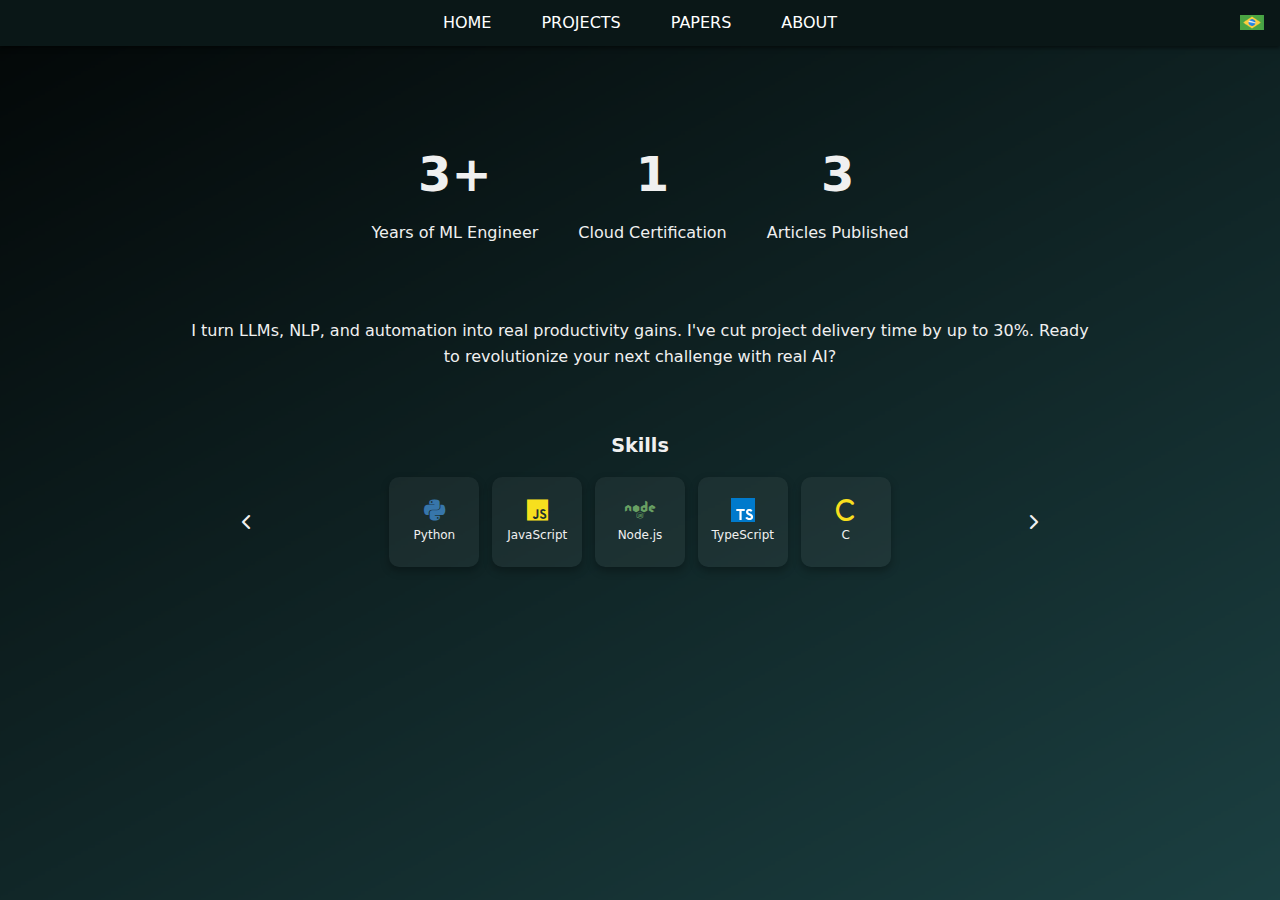
<file: src/templates/en/about.html>
<!DOCTYPE html>
<html lang="en">

<head>
    <meta charset="UTF-8">
    <meta name="viewport" content="width=device-width, initial-scale=1.0">
    <title>Nathan Dezan - Portfolio</title>
    <link rel="stylesheet" href="../../styles/general.css">
    <link rel="stylesheet" href="../../styles/pallet.css">
    <link rel="stylesheet" href="../../styles/nav-bar.css">
    <link rel="stylesheet" href="../../styles/about/about.css">
    <link rel="stylesheet" href="../../styles/about/skills-icons.css">
    <link rel="stylesheet" href="../../styles/about/carousel-skills.css">
    <link rel="stylesheet" href="../../styles/about/stats-section.css">
    <link rel="stylesheet" href="https://cdnjs.cloudflare.com/ajax/libs/font-awesome/6.0.0/css/all.min.css">
    <link rel="icon" href="../../resources/icons/favicon.ico" type="image/x-icon">
</head>

<body>
    <nav>
        <ul>
            <li><a href="../../../index.html">HOME</a></li>
            <li><a href="projects.html">PROJECTS</a></li>
            <li><a href="papers.html">PAPERS</a></li>
            <li><a href="about.html">ABOUT</a></li>
        </ul>
        <div class="language-div">
            <a class="language-btn" href="../pt-br/about.html">
                <img src="../../resources/brazil-flat.png" alt="pt-br" class="flag-icon">
            </a>
        </div>
    </nav>

    <section id="content">
        <section class="stats-section">
            <div class="stats-container">
                <div class="stat-box">
                    <h2>3+</h2>
                    <p>Years of ML Engineer</p>
                </div>
                <div class="stat-box">
                    <h2>1</h2>
                    <p>Cloud Certification</p>
                </div>
                <div class="stat-box">
                    <h2>3</h2>
                    <p>Articles Published</p>
                </div>
            </div>
        </section>

        <section class="description-section">
            <p>
                I turn LLMs, NLP, and automation into real productivity gains. I've cut project delivery time by up to 30%. Ready to revolutionize your next challenge with real AI?
            </p>
        </section>

        <section class="carousel-section">
            <h4 class="section-title">Skills</h4>
            <div class="carousel-container">
                <button class="carousel-btn prev skill-prev"><i class="fas fa-chevron-left"></i></button>
                <div class="carousel-track skill-track">
                    <div class="carousel-item">
                        <div class="skills-row-slide">
                            <div class="skill-box"><i class="fa-brands fa-python"></i><span>Python</span></div>
                            <div class="skill-box"><i class="fa-brands fa-js"></i><span>JavaScript</span></div>
                            <div class="skill-box"><i class="fa-brands fa-node"></i><span>Node.js</span></div>
                            <div class="skill-box">
                                <img src="../../resources/icons/typescript.svg" alt="TypeScript" class="typescript-icon">
                                <span>TypeScript</span>
                            </div>
                            <div class="skill-box"><i class="fa-solid fa-c"></i><span>C</span></div>
                        </div>
                    </div>

                    <div class="carousel-item">
                        <div class="skills-row-slide">
                            <div class="skill-box"><i class="fa-solid fa-brain tensorflow-icon"></i><span>TensorFlow</span></div>
                            <div class="skill-box"><i class="fa-solid fa-fire pytorch-icon"></i><span>PyTorch</span></div>
                            <div class="skill-box">
                                <img src="../../resources/icons/scikit-learn.svg" alt="Scikit-learn" class="scikit-learn-icon">
                                <span>Scikit-learn</span>
                            </div>
                            <div class="skill-box"><i class="fa-solid fa-layer-group keras-icon"></i><span>Keras</span></div>
                            <div class="skill-box">
                                <img src="../../resources/icons/pandas.svg" alt="Pandas" class="pandas-icon">
                                <span>Pandas</span>
                            </div>
                        </div>
                    </div>

                    <div class="carousel-item">
                        <div class="skills-row-slide">
                            <div class="skill-box">
                                <img src="../../resources/icons/matplotlib.svg" alt=Matplotlib class="matplotlib-icon">
                                <span>Matplotlib</span>
                            </div>
                            <div class="skill-box"><i class="fa-solid fa-layer-group keras-icon"></i><span>Keras</span></div>
                            <div class="skill-box">
                                <img src="../../resources/icons/pandas.svg" alt="Pandas" class="pandas-icon">
                                <span>Pandas</span>
                            </div>
                            <div class="skill-box">
                                <img src="../../resources/icons/aws.svg" alt=AWS class="aws-icon">
                                <span>AWS</span>
                            </div>
                            <div class="skill-box">
                                <img src="../../resources/icons/azure.svg" alt=Azure class="azure-icon">
                                <span>Azure</span>
                            </div>
                        </div>
                    </div>

                    <div class="carousel-item">
                        <div class="skills-row-slide">
                            <div class="skill-box">
                                <img src="../../resources/icons/docker.svg" alt=Docker class="docker-icon">
                                <span>Docker</span>
                            </div>
                            <div class="skill-box">
                                <img src="../../resources/icons/powerbi.svg" alt="PowerBI" class="powerbi-icon">
                                <span>Power BI</span>
                            </div>

                        </div>
                    </div>

                </div>
                <button class="carousel-btn next skill-next"><i class="fas fa-chevron-right"></i></button>
            </div>
        </section>
    </section>

    <script src="../../js/about/carousel.js"></script>
</body>

</html>
</file>
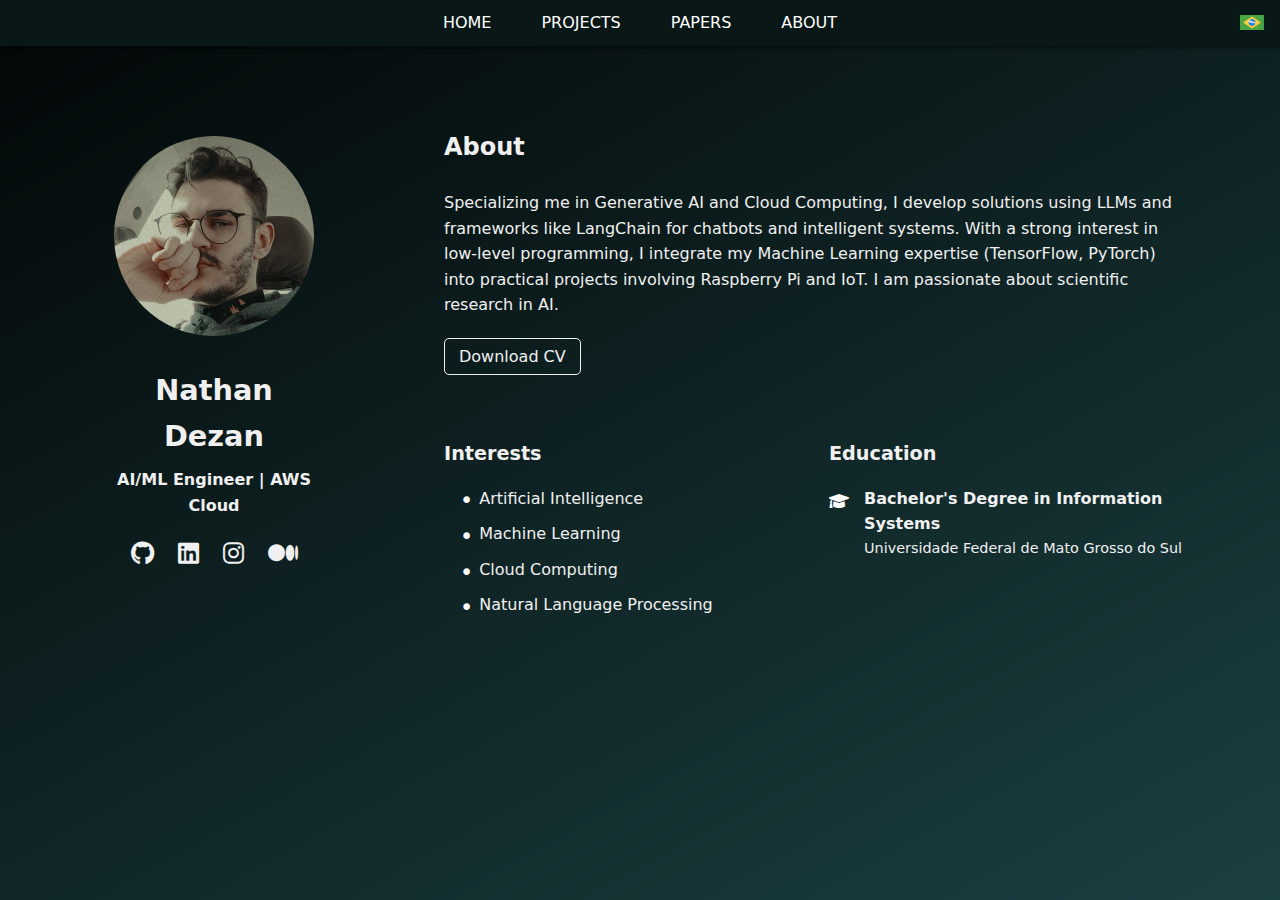
<file: src/templates/en/home.html>
<!-- 
This HTML file represents the home page of Nathan Dezan's personal website. It is structured into several sections:

1. **Head Section**:
    - Sets the document's metadata, including character encoding, viewport settings, and the page title.
    - Links to external stylesheets for general styling, color palette, navigation bar, left and right columns, and Font Awesome icons.

2. **Navigation Bar**:
    - Contains links to different pages of the website: Home, Projects, Papers, and About.
    - Includes a language switch button with a Brazilian flag icon linking to the Portuguese version of the home page.

3. **Main Content Section**:
    - Divided into two columns:
      - **Left Column**:
         - Displays a profile card with a photo, name, position, and social media links (GitHub, LinkedIn, Instagram, Medium).
      - **Right Column**:
         - Contains an "About" section with a brief description of Nathan Dezan's expertise and interests.
         - Includes a button to download the CV (functionality implemented in an external JavaScript file).
         - Features two additional sections:
            - **Interests Section**: Lists areas of interest such as AI, Machine Learning, Cloud Computing, and NLP.
            - **Education Section**: Highlights educational background, including a Bachelor's Degree in Information Systems from Universidade Federal de Mato Grosso do Sul.

4. **External JavaScript**:
    - Links to a JavaScript file (`downloadCV.js`) that likely handles the CV download functionality.

This file is designed to provide a professional and informative overview of Nathan Dezan's profile, skills, and background.
-->

<!DOCTYPE html>
<html lang="en">

<head>
    <meta charset="UTF-8">
    <meta name="viewport" content="width=device-width, initial-scale=1.0">
    <title>Nathan Dezan</title>
    <link rel="stylesheet" href="../../styles/home/general.css">
    <link rel="stylesheet" href="../../styles/pallet.css">
    <link rel="stylesheet" href="../../styles/home/nav-bar.css">
    <link rel="stylesheet" href="../../styles/home/left-column.css">
    <link rel="stylesheet" href="../../styles/home/right-column.css">
    <link rel="stylesheet" href="https://cdnjs.cloudflare.com/ajax/libs/font-awesome/6.0.0/css/all.min.css">
</head>

<body>
    <nav>
        <ul>
            <li><a href="home.html">HOME</a></li>
            <li><a href="projects.html">PROJECTS</a></li>
            <li><a href="papers.html">PAPERS</a></li>
            <li><a href="papers.html">ABOUT</a></li>
        </ul>
        <div class="language-div">
            <a id="languageButton" class="language-btn" href="../pt-br/home.html">
                <img src="../../resources/brazil-flat.png" alt="pt-br" class="flag-icon">
            </a>
        </div>
    </nav>

    <section id="content">
        <div class="columns-container">
            <div class="left-column">
                <div class="profile-card">
                    <img src="../../resources/photo.jpeg" alt="Nathan Dezan" class="profile-photo">
                    <h1>Nathan Dezan</h1>
                    <p class="position">AI/ML Engineer | AWS Cloud</p>
                    <div class="social-links">
                        <a href="https://github.com/NathanDezan" target="_blank">
                            <i class="fa-brands fa-github" style="color: #F0F0F0;"></i>
                        </a>
                        <a href="https://linkedin.com/in/nathan-dezan-002b121b2" target="_blank">
                            <i class="fa-brands fa-linkedin" style="color: #F0F0F0;"></i>
                        </a>
                        <a href="https://www.instagram.com/dezan.nathan" target="_blank">
                            <i class="fa-brands fa-instagram" style="color: #F0F0F0;"></i>
                        </a>
                        <a href="https://medium.com/@dezann" target="_blank">
                            <i class="fa-brands fa-medium" style="color: #F0F0F0;"></i>
                        </a>
                    </div>
                </div>
            </div>

            <div class="right-column">
                <div class="about-section">
                    <h2>About</h2>
                    <p>Specializing me in Generative AI and Cloud Computing, I develop solutions using LLMs and
                        frameworks like LangChain for chatbots and intelligent systems. With a strong interest in
                        low-level programming, I integrate my Machine Learning expertise (TensorFlow, PyTorch) into
                        practical projects involving Raspberry Pi and IoT. I am passionate about scientific research in
                        AI.</p>
                    <button class="cv-button" onclick="downloadCV('en')">Download CV</button>
                </div>

                <div class="info-columns">
                    <div class="interests-section">
                        <h3>Interests</h3>
                        <ul>
                            <li>Artificial Intelligence</li>
                            <li>Machine Learning</li>
                            <li>Cloud Computing</li>
                            <li>Natural Language Processing</li>
                        </ul>
                    </div>

                    <div class="education-section">
                        <h3>Education</h3>
                        <div class="education-entry">
                            <i class="fa-solid fa-graduation-cap" style="color: #ffffff;"></i>
                            <div class="education-content">
                                <p class="degree">
                                    Bachelor's Degree in Information Systems
                                </p>
                                <p class="institution">Universidade Federal de Mato Grosso do Sul</p>
                            </div>
                        </div>
                    </div>
                </div>
            </div>
        </div>
    </section>
    <script src="../../js/downloadCV.js"></script>
</body>

</html>
</file>
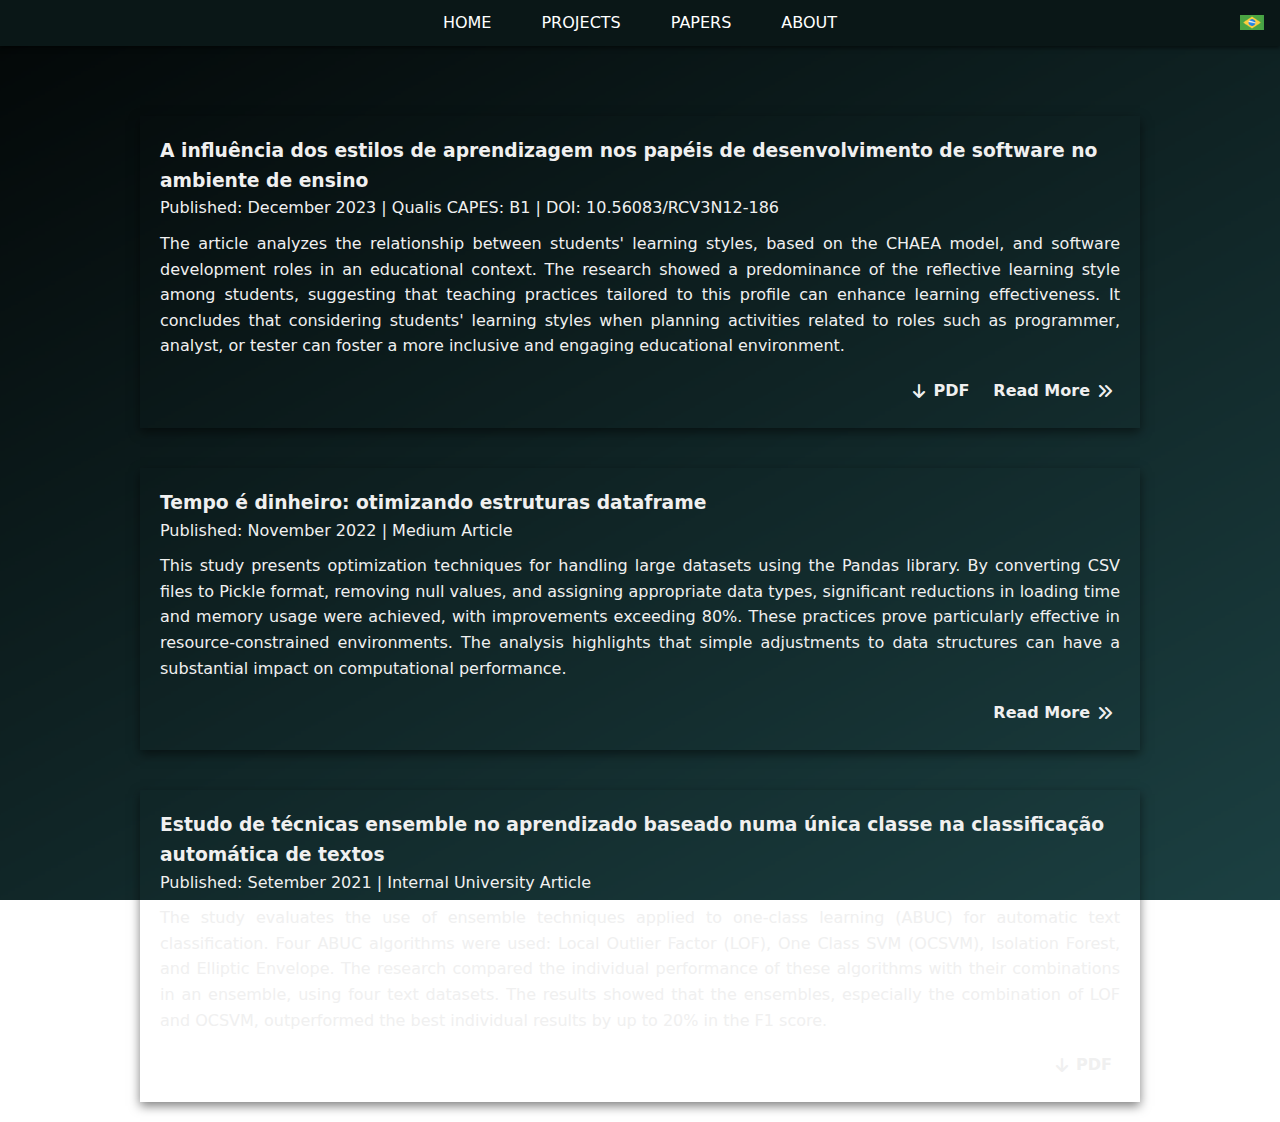
<file: src/templates/en/papers.html>
<!DOCTYPE html>
<html lang="en">

<head>
    <meta charset="UTF-8">
    <meta name="viewport" content="width=device-width, initial-scale=1.0">
    <title>Nathan Dezan - Portfolio</title>
    <link rel="stylesheet" href="../../styles/general.css">
    <link rel="stylesheet" href="../../styles/nav-bar.css">
    <link rel="stylesheet" href="../../styles/pallet.css">
    <link rel="stylesheet" href="../../styles/papers/papers-cards.css">
    <link rel="stylesheet" href="https://cdnjs.cloudflare.com/ajax/libs/font-awesome/6.0.0/css/all.min.css">
    <link rel="icon" href="../../resources/icons/favicon.ico" type="image/x-icon">
</head>

<body>
    <nav>
        <ul>
            <li><a href="../../../index.html">HOME</a></li>
            <li><a href="projects.html">PROJECTS</a></li>
            <li><a href="papers.html">PAPERS</a></li>
            <li><a href="about.html">ABOUT</a></li>
        </ul>
        <div class="language-div">
            <a id="languageButton" class="language-btn" href="../pt-br/papers.html">
                <img src="../../resources/brazil-flat.png" alt="pt-br" class="flag-icon">
            </a>
        </div>
    </nav>

    <section id="content">
        <div class="columns-container">
            <div class="papers-section">
                <!-- Papers Here -->
                <div class="papers-card">
                    <h3>A influência dos estilos de aprendizagem nos papéis de desenvolvimento de software no ambiente de ensino</h3>
                    <h4 class="subtitle-paper-card">
                        Published: December 2023 | Qualis CAPES: B1 | DOI: 10.56083/RCV3N12-186
                    </h4>
                    <p>
                        The article analyzes the relationship between students' learning styles, based on the CHAEA model, and software development roles in an educational context. The research showed a predominance of the reflective learning style among students, suggesting that teaching practices tailored to this profile can enhance learning effectiveness. It concludes that considering students' learning styles when planning activities related to roles such as programmer, analyst, or tester can foster a more inclusive and engaging educational environment.
                    </p>
                    <div class="paper-footer">
                        <a href="../../resources/papers/A Influência dos Estilos de Aprendizagem nos Papéis de Desenvolvimento de Software no Ambiente de Ensino.pdf" class="pdf-button" target="_blank">
                            <i class="fa-solid fa-arrow-down"></i>
                            PDF
                        </a>
                        <a href="https://doi.org/10.56083/RCV3N12-186" class="read-more-button" target="_blank">
                            Read More
                            <i class="fa-solid fa-angles-right"></i>
                        </a>
                    </div>
                </div>
                <div class="papers-card">
                    <h3>Tempo é dinheiro: otimizando estruturas dataframe</h3>
                    <h4 class="subtitle-paper-card">
                        Published: November 2022 | Medium Article
                    </h4>
                    <p>
                        This study presents optimization techniques for handling large datasets using the Pandas library. By converting CSV files to Pickle format, removing null values, and assigning appropriate data types, significant reductions in loading time and memory usage were achieved, with improvements exceeding 80%. These practices prove particularly effective in resource-constrained environments. The analysis highlights that simple adjustments to data structures can have a substantial impact on computational performance.
                    </p>
                    <div class="paper-footer">
                        <a href="https://medium.com/@dezann/tempo-%C3%A9-dinheiro-otimizando-estruturas-dataframe-712fccc43a22" class="pdf-button" target="_blank">
                            Read More
                            <i class="fa-solid fa-angles-right"></i>
                        </a>
                    </div>
                </div>
                <div class="papers-card">
                    <h3>Estudo de técnicas ensemble no aprendizado baseado numa única classe na classificação automática de textos</h3>
                    <h4 class="subtitle-paper-card">
                        Published: Setember 2021 | Internal University Article
                    </h4>
                    <p>
                        The study evaluates the use of ensemble techniques applied to one-class learning (ABUC) for automatic text classification. Four ABUC algorithms were used: Local Outlier Factor (LOF), One Class SVM (OCSVM), Isolation Forest, and Elliptic Envelope. The research compared the individual performance of these algorithms with their combinations in an ensemble, using four text datasets. The results showed that the ensembles, especially the combination of LOF and OCSVM, outperformed the best individual results by up to 20% in the F1 score.
                    </p>
                    <div class="paper-footer">
                        <a href="../../resources/papers/Estudo de Técnicas Ensemble no Aprendizado Baseado em uma Única Classe na Classificação Automática de Textos.pdf" class="pdf-button" target="_blank">
                            <i class="fa-solid fa-arrow-down"></i>
                            PDF
                        </a>
                    </div>
                </div>
            </div>
        </div>
    </section>
</body>

</html>
</file>
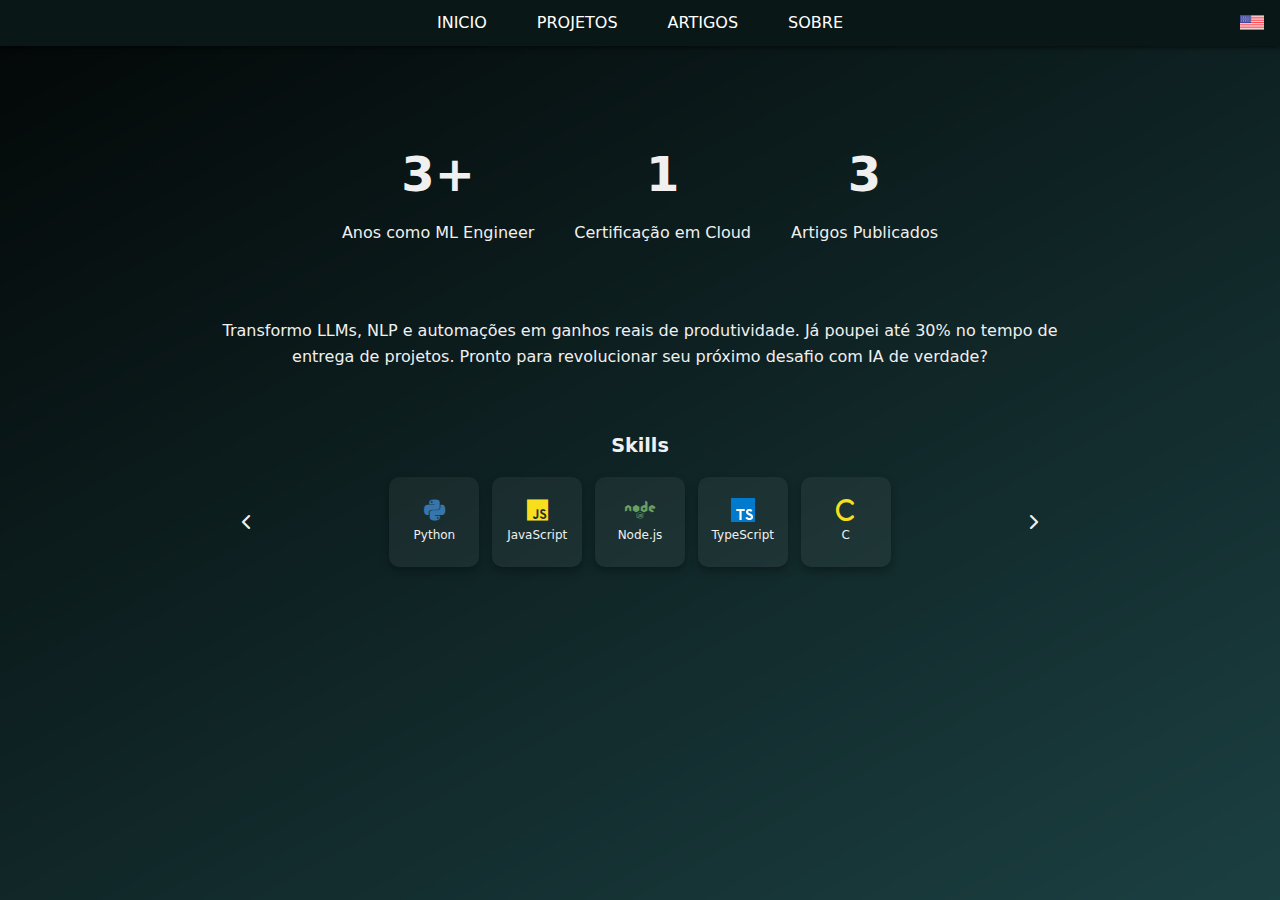
<file: src/templates/pt-br/about.html>
<!DOCTYPE html>
<html lang="en">

<head>
    <meta charset="UTF-8">
    <meta name="viewport" content="width=device-width, initial-scale=1.0">
    <title>Nathan Dezan - Portifolio</title>
    <link rel="stylesheet" href="../../styles/general.css">
    <link rel="stylesheet" href="../../styles/pallet.css">
    <link rel="stylesheet" href="../../styles/nav-bar.css">
    <link rel="stylesheet" href="../../styles/about/about.css">
    <link rel="stylesheet" href="../../styles/about/skills-icons.css">
    <link rel="stylesheet" href="../../styles/about/carousel-skills.css">
    <link rel="stylesheet" href="../../styles/about/stats-section.css">
    <link rel="stylesheet" href="https://cdnjs.cloudflare.com/ajax/libs/font-awesome/6.0.0/css/all.min.css">
    <link rel="icon" href="../../resources/icons/favicon.ico" type="image/x-icon">
</head>

<body>
    <nav>
        <ul>
            <li><a href="home.html">INICIO</a></li>
            <li><a href="projects.html">PROJETOS</a></li>
            <li><a href="papers.html">ARTIGOS</a></li>
            <li><a href="about.html">SOBRE</a></li>
        </ul>
        <div class="language-div">
            <a class="language-btn" href="../en/about.html">
                <img src="../../resources/united-states-flat.png" alt="en" class="flag-icon">
            </a>
        </div>
    </nav>

    <section id="content">
        <section class="stats-section">
            <div class="stats-container">
                <div class="stat-box">
                    <h2>3+</h2>
                    <p>Anos como ML Engineer</p>
                </div>
                <div class="stat-box">
                    <h2>1</h2>
                    <p>Certificação em Cloud</p>
                </div>
                <div class="stat-box">
                    <h2>3</h2>
                    <p>Artigos Publicados</p>
                </div>
            </div>
        </section>

        <section class="description-section">
            <p>
                Transformo LLMs, NLP e automações em ganhos reais de produtividade. Já poupei até 30% no tempo de entrega de projetos. Pronto para revolucionar seu próximo desafio com IA de verdade?
            </p>
        </section>

        <section class="carousel-section">
            <h4 class="section-title">Skills</h4>
            <div class="carousel-container">
                <button class="carousel-btn prev skill-prev"><i class="fas fa-chevron-left"></i></button>
                <div class="carousel-track skill-track">
                    <div class="carousel-item">
                        <div class="skills-row-slide">
                            <div class="skill-box"><i class="fa-brands fa-python"></i><span>Python</span></div>
                            <div class="skill-box"><i class="fa-brands fa-js"></i><span>JavaScript</span></div>
                            <div class="skill-box"><i class="fa-brands fa-node"></i><span>Node.js</span></div>
                            <div class="skill-box">
                                <img src="../../resources/icons/typescript.svg" alt="TypeScript" class="typescript-icon">
                                <span>TypeScript</span>
                            </div>
                            <div class="skill-box"><i class="fa-solid fa-c"></i><span>C</span></div>
                        </div>
                    </div>

                    <div class="carousel-item">
                        <div class="skills-row-slide">
                            <div class="skill-box"><i class="fa-solid fa-brain tensorflow-icon"></i><span>TensorFlow</span></div>
                            <div class="skill-box"><i class="fa-solid fa-fire pytorch-icon"></i><span>PyTorch</span></div>
                            <div class="skill-box">
                                <img src="../../resources/icons/scikit-learn.svg" alt="Scikit-learn" class="scikit-learn-icon">
                                <span>Scikit-learn</span>
                            </div>
                            <div class="skill-box"><i class="fa-solid fa-layer-group keras-icon"></i><span>Keras</span></div>
                            <div class="skill-box">
                                <img src="../../resources/icons/pandas.svg" alt="Pandas" class="pandas-icon">
                                <span>Pandas</span>
                            </div>
                        </div>
                    </div>

                    <div class="carousel-item">
                        <div class="skills-row-slide">
                            <div class="skill-box">
                                <img src="../../resources/icons/matplotlib.svg" alt=Matplotlib class="matplotlib-icon">
                                <span>Matplotlib</span>
                            </div>
                            <div class="skill-box"><i class="fa-solid fa-layer-group keras-icon"></i><span>Keras</span></div>
                            <div class="skill-box">
                                <img src="../../resources/icons/pandas.svg" alt="Pandas" class="pandas-icon">
                                <span>Pandas</span>
                            </div>
                            <div class="skill-box">
                                <img src="../../resources/icons/aws.svg" alt=AWS class="aws-icon">
                                <span>AWS</span>
                            </div>
                            <div class="skill-box">
                                <img src="../../resources/icons/azure.svg" alt=Azure class="azure-icon">
                                <span>Azure</span>
                            </div>
                        </div>
                    </div>

                    <div class="carousel-item">
                        <div class="skills-row-slide">
                            <div class="skill-box">
                                <img src="../../resources/icons/docker.svg" alt=Docker class="docker-icon">
                                <span>Docker</span>
                            </div>
                            <div class="skill-box">
                                <img src="../../resources/icons/powerbi.svg" alt="PowerBI" class="powerbi-icon">
                                <span>Power BI</span>
                            </div>

                        </div>
                    </div>

                </div>
                <button class="carousel-btn next skill-next"><i class="fas fa-chevron-right"></i></button>
            </div>
        </section>
    </section>

    <script src="../../js/about/carousel.js"></script>
</body>

</html>
</file>
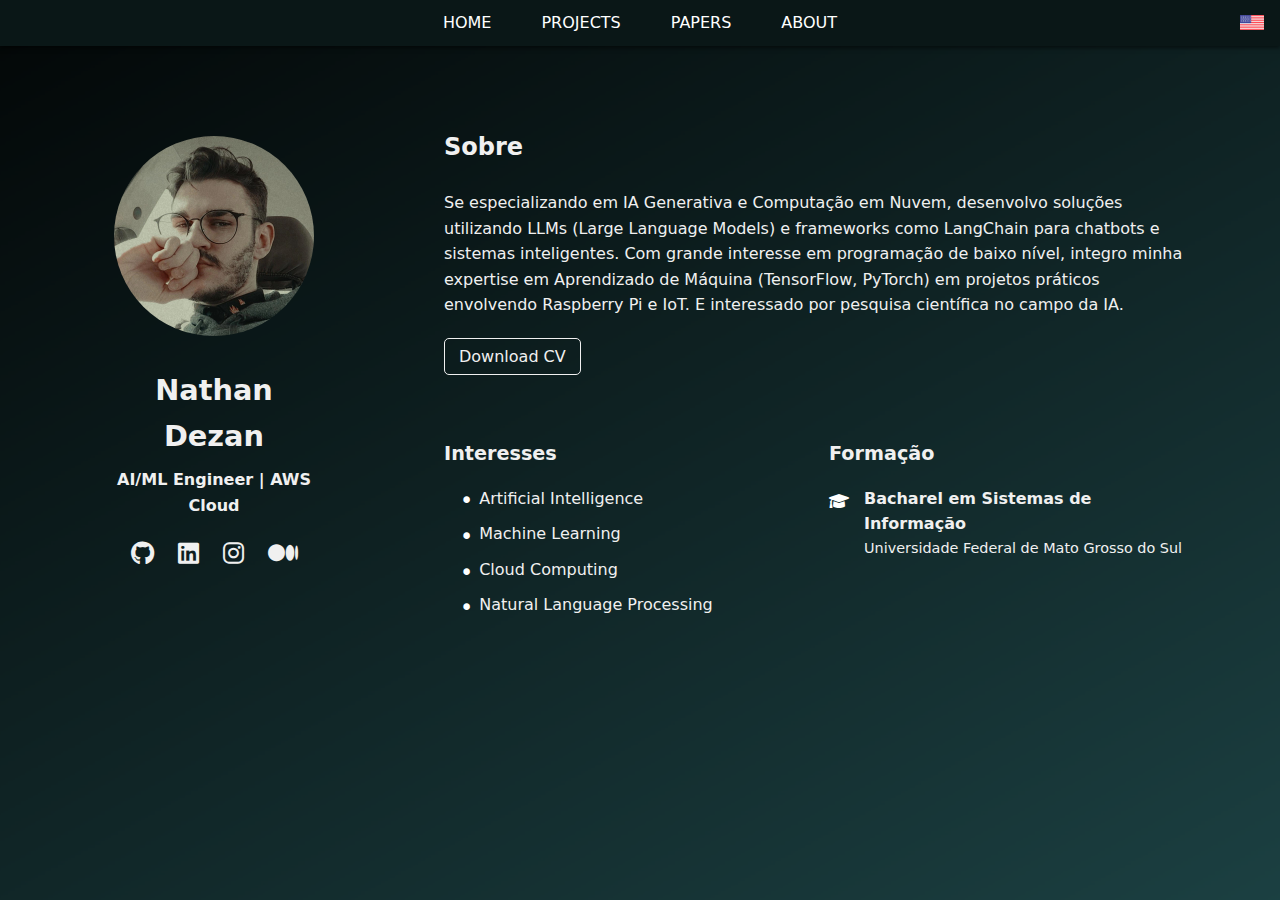
<file: src/templates/pt-br/home.html>
<!--
This HTML file represents the homepage of Nathan Dezan's personal website in Brazilian Portuguese (pt-br).
It is structured into several sections, including navigation, a profile card, and content columns.

Structure:
1. Head Section:
    - Sets the document language to "pt-br".
    - Includes meta tags for character encoding and viewport settings.
    - Links to external and internal CSS stylesheets for styling.
    - Links to Font Awesome for icons.

2. Navigation Bar:
    - Contains links to different pages of the website (HOME, PROJECTS, PAPERS, ABOUT).
    - Includes a language switch button with a flag icon to navigate to the English version of the homepage.

3. Content Section:
    - Divided into two columns:
      a. Left Column:
          - Displays a profile card with a photo, name, position, and social media links (GitHub, LinkedIn, Instagram, Medium).
      b. Right Column:
          - Contains an "About" section with a description of expertise and interests.
          - Includes a button to download the CV.
          - Displays additional information such as interests and education.

4. JavaScript:
    - Links to an external JavaScript file (downloadCV.js) to handle the CV download functionality.

Key Features:
- Responsive design using linked CSS stylesheets.
- Social media integration with Font Awesome icons.
- Multilingual support with a language switch button.
- Organized content layout with clear sections for profile, interests, and education.

Usage:
- This file is intended to be part of a personal portfolio website and should be placed in the appropriate directory structure as indicated by the file path.
-->

<!DOCTYPE html>
<html lang="pt-br">

<head>
    <meta charset="UTF-8">
    <meta name="viewport" content="width=device-width, initial-scale=1.0">
    <title>Nathan Dezan</title>
    <link rel="stylesheet" href="../../styles/home/general.css">
    <link rel="stylesheet" href="../../styles/pallet.css">
    <link rel="stylesheet" href="../../styles/home/nav-bar.css">
    <link rel="stylesheet" href="../../styles/home/left-column.css">
    <link rel="stylesheet" href="../../styles/home/right-column.css">
    <link rel="stylesheet" href="https://cdnjs.cloudflare.com/ajax/libs/font-awesome/6.0.0/css/all.min.css">
</head>

<body>
    <nav>
        <ul>
            <li><a href="home.html">HOME</a></li>
            <li><a href="projects.html">PROJECTS</a></li>
            <li><a href="papers.html">PAPERS</a></li>
            <li><a href="papers.html">ABOUT</a></li>
        </ul>
        <div class="language-div">
            <a id="languageButton" class="language-btn" href="../en/home.html">
                <img src="../../resources/united-states-flat.png" alt="en" class="flag-icon">
            </a>
        </div>
    </nav>

    <section id="content">
        <div class="columns-container">
            <div class="left-column">
                <div class="profile-card">
                    <img src="../../resources/photo.jpeg" alt="Nathan Dezan" class="profile-photo">
                    <h1>Nathan Dezan</h1>
                    <p class="position">AI/ML Engineer | AWS Cloud</p>
                    <div class="social-links">
                        <a href="https://github.com/NathanDezan" target="_blank">
                            <i class="fa-brands fa-github" style="color: #F0F0F0;"></i>
                        </a>
                        <a href="https://linkedin.com/in/nathan-dezan-002b121b2" target="_blank">
                            <i class="fa-brands fa-linkedin" style="color: #F0F0F0;"></i>
                        </a>
                        <a href="https://www.instagram.com/dezan.nathan" target="_blank">
                            <i class="fa-brands fa-instagram" style="color: #F0F0F0;"></i>
                        </a>
                        <a href="https://medium.com/@dezann" target="_blank">
                            <i class="fa-brands fa-medium" style="color: #F0F0F0;"></i>
                        </a>
                    </div>
                </div>
            </div>

            <div class="right-column">
                <div class="about-section">
                    <h2>Sobre</h2>
                    <p>Se especializando em IA Generativa e Computação em Nuvem, desenvolvo soluções utilizando LLMs
                        (Large
                        Language Models) e frameworks como LangChain para chatbots e sistemas inteligentes. Com grande
                        interesse em programação de baixo nível, integro minha expertise em Aprendizado de Máquina
                        (TensorFlow, PyTorch) em projetos práticos envolvendo Raspberry Pi e IoT. E interessado por
                        pesquisa científica no campo da IA.</p>
                    <button class="cv-button" onclick="downloadCV('pt-br')">Download CV</button>
                </div>

                <div class="info-columns">
                    <div class="interests-section">
                        <h3>Interesses</h3>
                        <ul>
                            <li>Artificial Intelligence</li>
                            <li>Machine Learning</li>
                            <li>Cloud Computing</li>
                            <li>Natural Language Processing</li>
                        </ul>
                    </div>

                    <div class="education-section">
                        <h3>Formação</h3>
                        <div class="education-entry">
                            <i class="fa-solid fa-graduation-cap" style="color: #ffffff;"></i>
                            <div class="education-content">
                                <p class="degree">
                                    Bacharel em Sistemas de Informação
                                </p>
                                <p class="institution">Universidade Federal de Mato Grosso do Sul</p>
                            </div>
                        </div>
                    </div>
                </div>
            </div>
        </div>
    </section>
    <script src="../../js/downloadCV.js"></script>
</body>

</html>
</file>
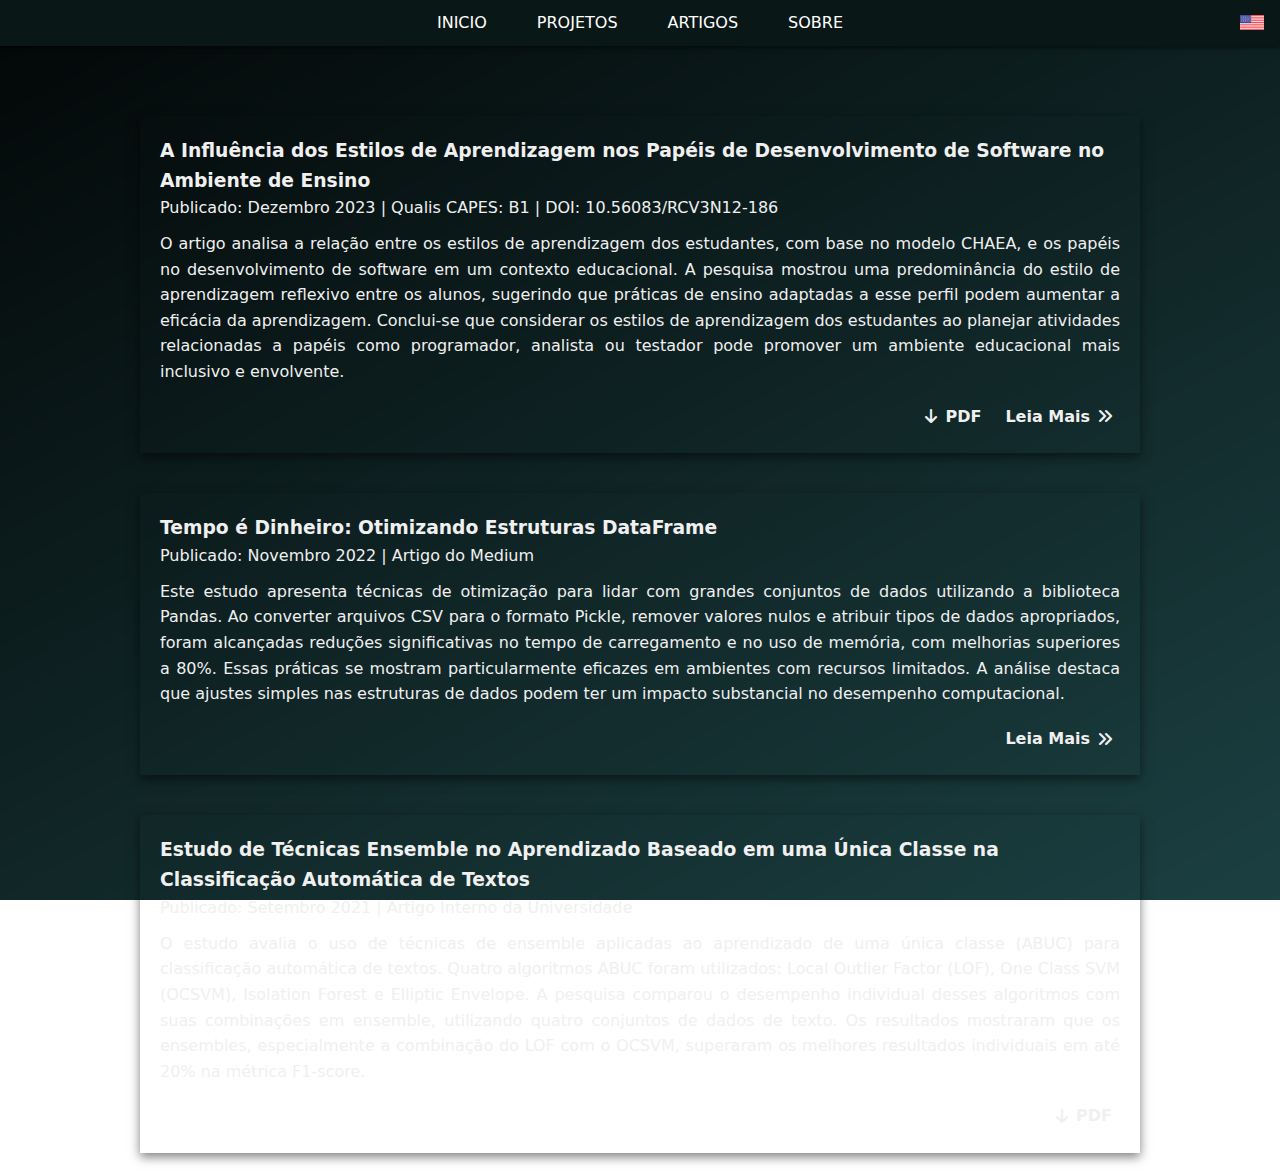
<file: src/templates/pt-br/papers.html>
<!DOCTYPE html>
<html lang="pt-br">

<head>
    <meta charset="UTF-8">
    <meta name="viewport" content="width=device-width, initial-scale=1.0">
    <title>Nathan Dezan - Portifolio</title>
    <link rel="stylesheet" href="../../styles/general.css">
    <link rel="stylesheet" href="../../styles/nav-bar.css">
    <link rel="stylesheet" href="../../styles/pallet.css">
    <link rel="stylesheet" href="../../styles/papers/papers-cards.css">
    <link rel="stylesheet" href="https://cdnjs.cloudflare.com/ajax/libs/font-awesome/6.0.0/css/all.min.css">
    <link rel="icon" href="../../resources/icons/favicon.ico" type="image/x-icon">
</head>

<body>
    <nav>
        <ul>
            <li><a href="home.html">INICIO</a></li>
            <li><a href="projects.html">PROJETOS</a></li>
            <li><a href="papers.html">ARTIGOS</a></li>
            <li><a href="about.html">SOBRE</a></li>
        </ul>
        <div class="language-div">
            <a id="languageButton" class="language-btn" href="../en/papers.html">
                <img src="../../resources/united-states-flat.png" alt="en" class="flag-icon">
            </a>
        </div>
    </nav>

    <section id="content">
        <div class="columns-container">
            <div class="papers-section">
                <!-- Papers Here -->
                <div class="papers-card">
                    <h3>A Influência dos Estilos de Aprendizagem nos Papéis de Desenvolvimento de Software no Ambiente de Ensino</h3>
                    <h4 class="subtitle-paper-card">
                        Publicado: Dezembro 2023 | Qualis CAPES: B1 | DOI: 10.56083/RCV3N12-186
                    </h4>
                    <p>
                        O artigo analisa a relação entre os estilos de aprendizagem dos estudantes, com base no modelo CHAEA, e os papéis no desenvolvimento de software em um contexto educacional. A pesquisa mostrou uma predominância do estilo de aprendizagem reflexivo entre os alunos, sugerindo que práticas de ensino adaptadas a esse perfil podem aumentar a eficácia da aprendizagem. Conclui-se que considerar os estilos de aprendizagem dos estudantes ao planejar atividades relacionadas a papéis como programador, analista ou testador pode promover um ambiente educacional mais inclusivo e envolvente.
                    </p>
                    <div class="paper-footer">
                        <a href="../../resources/papers/A Influência dos Estilos de Aprendizagem nos Papéis de Desenvolvimento de Software no Ambiente de Ensino.pdf" class="pdf-button" target="_blank">
                            <i class="fa-solid fa-arrow-down"></i>
                            PDF
                        </a>
                        <a href="https://doi.org/10.56083/RCV3N12-186" class="read-more-button" target="_blank">
                            Leia Mais
                            <i class="fa-solid fa-angles-right"></i>
                        </a>
                    </div>
                </div>
                <div class="papers-card">
                    <h3>Tempo é Dinheiro: Otimizando Estruturas DataFrame</h3>
                    <h4 class="subtitle-paper-card">
                        Publicado: Novembro 2022 | Artigo do Medium
                    </h4>
                    <p>
                        Este estudo apresenta técnicas de otimização para lidar com grandes conjuntos de dados utilizando a biblioteca Pandas. Ao converter arquivos CSV para o formato Pickle, remover valores nulos e atribuir tipos de dados apropriados, foram alcançadas reduções significativas no tempo de carregamento e no uso de memória, com melhorias superiores a 80%. Essas práticas se mostram particularmente eficazes em ambientes com recursos limitados. A análise destaca que ajustes simples nas estruturas de dados podem ter um impacto substancial no desempenho computacional.
                    </p>
                    <div class="paper-footer">
                        <a href="https://medium.com/@dezann/tempo-%C3%A9-dinheiro-otimizando-estruturas-dataframe-712fccc43a22" class="pdf-button" target="_blank">
                            Leia Mais
                            <i class="fa-solid fa-angles-right"></i>
                        </a>
                    </div>
                </div>
                <div class="papers-card">
                    <h3>Estudo de Técnicas Ensemble no Aprendizado Baseado em uma Única Classe na Classificação Automática de Textos</h3>
                    <h4 class="subtitle-paper-card">
                        Publicado: Setembro 2021 | Artigo Interno da Universidade
                    </h4>
                    <p>
                        O estudo avalia o uso de técnicas de ensemble aplicadas ao aprendizado de uma única classe (ABUC) para classificação automática de textos. Quatro algoritmos ABUC foram utilizados: Local Outlier Factor (LOF), One Class SVM (OCSVM), Isolation Forest e Elliptic Envelope. A pesquisa comparou o desempenho individual desses algoritmos com suas combinações em ensemble, utilizando quatro conjuntos de dados de texto. Os resultados mostraram que os ensembles, especialmente a combinação do LOF com o OCSVM, superaram os melhores resultados individuais em até 20% na métrica F1-score.
                    </p>
                    <div class="paper-footer">
                        <a href="../../resources/papers/Estudo de Técnicas Ensemble no Aprendizado Baseado em uma Única Classe na Classificação Automática de Textos.pdf" class="pdf-button" target="_blank">
                            <i class="fa-solid fa-arrow-down"></i>
                            PDF
                        </a>
                    </div>
                </div>
            </div>
        </div>
    </section>
</body>

</html>
</file>
<file: src/styles/general.css>
* {
    margin: 0;
    padding: 0;
    box-sizing: border-box;
    font-family: 'Inter', system-ui, sans-serif;
}

body {
    line-height: 1.6;
    margin: 0;
    padding: 0;
    background-image: url('../resources/background.png');
    background-size: cover;
    background-position: center;
    background-attachment: fixed;
    color: var(--font-home-page-color);
}

#content {
    margin-top: 50px;
}

.columns-container {
    display: flex;
    gap: 3rem;
    max-width: 1200px;
    margin: 0 auto;
    padding: 0 1.5rem;
}

@media (max-width: 768px) {
    .columns-container {
        flex-direction: column;
        padding: 0 1rem;
    }
}
</file>
<file: src/styles/pallet.css>
:root {
    --nav-bar-color: #0a1717;
    --font-home-page-color: #f0f0f0;
}
</file>
<file: src/styles/nav-bar.css>
nav {
    background-color: var(--nav-bar-color);
    padding: 10px;
    box-shadow: 0px 2px 4px rgba(0, 0, 0, 0.5);
    display: flex;
    align-items: center;
    justify-content: center;
    position: relative;
}

nav ul {
    list-style: none;
    display: flex;
    gap: 20px;
    justify-content: center;
    align-items: center;
    margin: 0;
    padding: 0;
}

nav a {
    text-decoration: none;
    font-weight: 500;
}

nav ul li {
    display: inline;
    margin: 0 15px;
}

nav ul li a {
    color: white;
    text-decoration: none;
    font-size: 16px;
    display: inline-block;
    transition: all 0.4s cubic-bezier(0.4, 0, 0.2, 1);
}

nav ul li a:hover {
    transform: translateY(-2px);
}

.language-btn {
    background: none;
    border: none;
    padding: 0;
    cursor: pointer;
    transition: all 0.3s ease;
    display: inline-flex;
    align-items: center;
    justify-content: center;
    height: 30px;
    text-decoration: none;
}

.language-btn:hover {
    transform: translateY(-2px);
}

.language-btn:hover .flag-icon {
    transform: scale(1.05);
}

.flag-icon {
    transition: transform 0.3s ease;
    width: 30px;
    height: auto;
}

.flag-icon {
    width: 24px;
    height: auto;
    object-fit: cover;
    vertical-align: middle;
    transition: all 0.4s cubic-bezier(0.4, 0, 0.2, 1);
}

.language-div {
    position: absolute;
    right: 1em;
}

@media (max-width: 768px) {
    nav ul {
        gap: 0px;
    }

    nav ul li {
        margin: 0 10px;
    }
}
</file>
<file: src/styles/about/about.css>
.description-section {
    padding: 2rem 2rem 62px 2rem;
    text-align: center;
}

.description-section p {
    max-width: 900px;
    margin: 0 auto;
    font-size: 1rem;
    color: var(--paragraph-font-color);
    line-height: 1.6;
}

.section-title {
    text-align: center;
    font-size: 1.8rem;
    margin-top: 3rem;
    margin-bottom: 1rem;
    color: var(--paragraph-font-color);
}
</file>
<file: src/styles/about/skills-icons.css>
.fa-python {
    color: #3776AB;
}

.fa-js {
    color: #F7DF1E;
}

.fa-node {
    color: #68A063;
}

.fa-c {
    color: #F7DF1E;
}

.tensorflow-icon {
    color: #FF6F00;
}

.pytorch-icon {
    color: #EE4C2C;
}

.keras-icon {
    color: #D00000;
}

.typescript-icon {
    width: 24px;
    height: 24px;
    margin-bottom: 4px;
}

.scikit-learn-icon {
    width: 36px;
    height: 30px;
}

.pandas-icon {
    width: 28px;
    height: 28px;
}

.aws-icon {
    width: 30px;
    height: 30px;
}

.azure-icon {
    width: 28px;
    height: 28px;
}

.docker-icon {
    width: 28px;
    height: 28px;
}

.powerbi-icon {
    width: 28px;
    height: 28px;
}

.matplotlib-icon {
    width: 30px;
    height: 30px;
}
</file>
<file: src/styles/about/carousel-skills.css>
.carousel-section {
    max-width: 800px;
    margin: 0 auto;
}

.carousel-track {
    display: flex;
    transition: transform 0.4s ease-in-out;
}

.carousel-item {
    min-width: 100%;
    padding: 2rem;
    box-sizing: border-box;
    color: var(--paragraph-font-color);
}

.carousel-item h3 {
    margin-bottom: 0.5rem;
    color: var(--paragraph-font-color);
}

.carousel-item p {
    font-size: 1rem;
    line-height: 1.5;
}

.skills-row-slide {
    display: flex;
    justify-content: center;
    align-items: center;
    gap: 0.8rem;
    padding: 0.5rem;
    flex-wrap: nowrap;
}

.skill-box {
    width: 90px;
    height: 90px;
    background-color: rgba(255, 255, 255, 0.05);
    border-radius: 10px;
    display: flex;
    flex-direction: column;
    justify-content: center;
    align-items: center;
    box-shadow: 0 4px 8px rgba(0, 0, 0, 0.3);
    color: var(--paragraph-font-color);
    font-size: 0.75rem;
    text-align: center;
    transition: transform 0.3s ease;
    flex-shrink: 0;
}

.skill-box:hover {
    background-color: rgba(255, 255, 255, 0.08);
}

.skill-box i {
    font-size: 1.5rem;
    margin-bottom: 4px;
}

.carousel-container {
    position: relative;
    overflow: hidden;
    border-radius: 12px;
    display: flex;
    align-items: center;
    justify-content: center;
    padding: 0px;
    margin: 0px;
    height: 120px;
}

.carousel-btn {
    position: absolute;
    top: auto;
    bottom: 50%;
    transform: translateY(50%);
    background-color: transparent;
    border: none;
    padding: 0.3rem;
    cursor: pointer;
    color: var(--paragraph-font-color);
    font-size: 1rem;
    z-index: 2;
    border-radius: 50%;
    height: 30px;
    width: 30px;
    display: flex;
    align-items: center;
    justify-content: center;
}

.carousel-btn.prev {
    left: -8px;
}

.carousel-btn.next {
    right: -8px;
}

.section-title {
    text-align: center;
    font-size: 1.2rem;
    margin: 0px;
    padding: 0px;
    color: var(--paragraph-font-color);
}
</file>
<file: src/styles/about/stats-section.css>
.stats-section {
    padding: 40px 0;
    text-align: center;
}

.stats-container {
    display: flex;
    justify-content: center;
    flex-wrap: wrap;
    gap: 40px;
    max-width: 1000px;
    margin: 0 auto;
}

.stat-box {
    display: flex;
    flex-direction: column;
    align-items: center;
    min-width: 120px;
}

.stat-box h2 {
    font-size: 48px;
    margin: 0;
    color: var(--paragraph-font-color);
}

.stat-box p {
    font-size: 16px;
    margin: 8px 0 0 0;
    color: var(--paragraph-font-color);
}
</file>
<file: src/styles/home/nav-bar.css>
/* 
Styles for the navigation bar and its elements:

1. `nav`:
    - Sets the background color using a CSS variable.
    - Adds padding and a box shadow for styling.
    - Uses flexbox for layout, centering items both vertically and horizontally.
    - Positioned relatively for potential child element positioning.

2. `nav ul`:
    - Removes default list styling.
    - Uses flexbox for horizontal alignment with a gap between items.
    - Resets margin and padding for consistent spacing.

3. `nav a`:
    - Removes default text decoration.
    - Sets font weight for styling.

4. `nav ul li`:
    - Displays list items inline with horizontal margins for spacing.

5. `nav ul li a`:
    - Styles links with white color, no text decoration, and a specific font size.
    - Adds a hover effect with a smooth upward translation animation.

6. `.language-btn`:
    - Styles a button for language selection with no background or border.
    - Centers content using flexbox and adds a hover effect for interaction.

7. `.flag-icon`:
    - Styles flag icons with a fixed width and smooth scaling transition on hover.

8. `.language-div`:
    - Positions the language selection container absolutely to the right of the navigation bar.

9. Media Query (`@media (max-width: 768px)`):
    - Adjusts spacing between navigation items for smaller screens.
    - Reduces horizontal margins for list items to improve responsiveness.
*/

nav {
    background-color: var(--nav-bar-color);
    padding: 10px;
    box-shadow: 0px 2px 4px rgba(0, 0, 0, 0.5);
    display: flex;
    align-items: center;
    justify-content: center;
    position: relative;
}

nav ul {
    list-style: none;
    display: flex;
    gap: 20px;
    justify-content: center;
    align-items: center;
    margin: 0;
    padding: 0;
}

nav a {
    text-decoration: none;
    font-weight: 500;
}

nav ul li {
    display: inline;
    margin: 0 15px;
}

nav ul li a {
    color: white;
    text-decoration: none;
    font-size: 16px;
    display: inline-block;
    transition: all 0.4s cubic-bezier(0.4, 0, 0.2, 1);
}

nav ul li a:hover {
    transform: translateY(-2px);
}

.language-btn {
    background: none;
    border: none;
    padding: 0;
    cursor: pointer;
    transition: all 0.3s ease;
    display: inline-flex;
    align-items: center;
    justify-content: center;
    height: 30px;
    text-decoration: none;
}

.language-btn:hover {
    transform: translateY(-2px);
}

.language-btn:hover .flag-icon {
    transform: scale(1.05);
}

.flag-icon {
    transition: transform 0.3s ease;
    width: 30px;
    height: auto;
}

.flag-icon {
    width: 24px;
    height: auto;
    object-fit: cover;
    vertical-align: middle;
    transition: all 0.4s cubic-bezier(0.4, 0, 0.2, 1);
}

.language-div {
    position: absolute;
    right: 1em;
}

@media (max-width: 768px) {
    nav ul {
        gap: 0px;
    }

    nav ul li {
        margin: 0 10px;
    }
}
</file>
<file: src/styles/home/left-column.css>
/* 
Styles for the left column of the home page layout:
- `.left-column`: Defines a flexible column with a maximum width of 300px, adapting to 100% width on smaller screens (max-width: 768px).
- `.profile-photo`: Styles the profile photo with a circular shape, specific dimensions, and responsive adjustments for smaller screens.
- `.profile-card`: Centers content with padding and text alignment, including specific styles for the heading (`h1`) and margin adjustments.
- `.position`: Applies font color and weight for the position text.
- `.social-links`: Creates a flex container for social media links, with spacing, hover effects, and smooth transitions for interactivity.
*/

.left-column {
    flex: 1;
    max-width: 300px;
}

@media (max-width: 768px) {
    .left-column {
        max-width: 100%;
    }

    .profile-photo {
        width: 170px;
        height: 170px;
    }
}

.profile-card {
    padding: 2.5rem;
    text-align: center;
}

.profile-card h1 {
    font-size: 1.8rem;
    color: var(--font-home-page-color);
    margin-bottom: 0.5rem;
}

.profile-photo {
    width: 200px;
    height: 200px;
    border-radius: 50%;
    object-fit: cover;
    margin-bottom: 1.5rem;
}

.position {
    color: var(--font-home-page-color);
    font-weight: 600;
}

.social-links {
    display: flex;
    justify-content: center;
    gap: 1.5rem;
    margin-top: 1em;
}

.social-links a {
    font-size: 1.5rem;
    transition: all 0.4s cubic-bezier(0.4, 0, 0.2, 1);
}

.social-links a:hover {
    transform: translateY(-3px) scale(1.1);
}
</file>
<file: src/styles/home/right-column.css>
/* 
.right-column:
    - Defines a flex container with a flex-grow value of 2.

.about-section:
    - Adds padding around the section for spacing.

.about-section h2:
    - Styles the heading with left alignment, a custom color, font size, and margin.

.cv-button:
    - Styles a button with transparent background, border, padding, and hover effect.

.info-columns:
    - Creates a grid layout with two columns and a gap, adjusts to a single column on smaller screens.

@media (max-width: 768px):
    - Adjusts the grid layout of .info-columns to a single column for smaller screens.

.interests-section ul, .education-section:
    - Removes default list styling and padding.

.interests-section ul:
    - Adds left padding for the list.

.interests-section li:
    - Styles list items with padding, hover effect, and a custom bullet point.

.interests-section li::before:
    - Adds a custom bullet point before each list item.

.interests-section h3, .education-section h3:
    - Styles section headings with font size, color, and margin.

.education-entry:
    - Defines a flex container for education entries with spacing, alignment, and hover effect.

.fa-graduation-cap:
    - Styles an icon with font size, margin, and padding for alignment.

.degree:
    - Highlights the degree text with bold font and custom color.

.institution:
    - Styles the institution name with a smaller font size and custom color.
*/

.right-column {
    flex: 2;
}

.about-section {
    padding: 2rem;
}

.about-section h2 {
    text-align: left;
    color: var(--font-home-page-color);
    font-size: 1.5rem;
    margin-bottom: 1.5rem;
}

.cv-button {
    background-color: transparent;
    color: var(--font-home-page-color);
    padding: 8px 14px;
    border: 1px solid var(--font-home-page-color);
    border-radius: 5px;
    cursor: pointer;
    font-size: 1em;
    margin-top: 20px;
    transition: all 0.4s cubic-bezier(0.4, 0, 0.2, 1);
}

.cv-button:hover {
    transform: translateY(-3px);
}

.info-columns {
    display: grid;
    grid-template-columns: 1fr 1fr;
    gap: 30px;
    padding: 2rem;
}

@media (max-width: 768px) {
    .info-columns {
        grid-template-columns: 1fr;
    }
}

.interests-section ul,
.education-section {
    list-style: none;
    padding-left: 0;
}

.interests-section ul {
    padding-left: 1rem;
}

.interests-section li {
    position: relative;
    padding-left: 1.2rem;
    margin-bottom: 10px;
    border-radius: 5px;
    transition: all 0.4s cubic-bezier(0.4, 0, 0.2, 1);
}

.interests-section li:hover {
    transform: translateX(5px);
}

.interests-section li::before {
    content: "•";
    color: #ffffff;
    font-size: 1.4em;
    position: absolute;
    left: 0;
    top: -0.1em;
}

.interests-section h3,
.education-section h3 {
    font-size: 1.2rem;
    color: #F0F0F0;
    margin-bottom: 1rem;
}

.education-entry {
    display: flex;
    align-items: flex-start;
    gap: 15px;
    position: relative;
    margin-bottom: 1.5rem;
    transition: all 0.4s cubic-bezier(0.4, 0, 0.2, 1);
}

.education-entry:hover {
    transform: translateX(5px);
}

.fa-graduation-cap {
    font-size: 1em;
    margin-top: 3px;
    flex-shrink: 0;
    padding-top: 4.1px;
}

.degree {
    font-weight: 600;
    color: var(--font-home-page-color);
}

.institution {
    color: var(--font-home-page-color);
    font-size: 0.9rem;
}
</file>
<file: src/styles/papers/papers-cards.css>
@media (max-width: 794px) {
    .paper-footer {
        flex-direction: column;
        align-items: center;
        justify-content: center;
        text-align: center;
    }

    .read-more-button {
        margin-top: 10px;
    }
}

.papers-section {
    margin: 0 auto;
    display: flex;
    flex-direction: column;
    align-items: center;
}

.papers-card {
    background-color: var(--paper-card-background-color);
    padding: 20px;
    margin: 20px auto;
    max-width: 1000px;
    box-shadow: 0 4px 10px rgba(0, 0, 0, 0.5);
    text-align: left;
    transition: background-color 0.3s ease;
}

.papers-card:hover {
    background-color: var(--paper-card-background-color-hover);
}

.papers-card h3 {
    margin-bottom: 10px;
}

.papers-card p {
    margin-bottom: 15px;
    color: var(--paragraph-font-color-projects);
    text-align: justify;
}

.subtitle-paper-card {
    font-weight: normal;
    color: var(--subtitle-font-color-paper-card);
    margin: -10px 0px 10px 0px;
}

.paper-footer {
    display: flex;
    justify-content: flex-end;
    align-items: center;
    gap: 8px;
}

.pdf-button {
    display: inline-flex;
    align-items: center;
    gap: 8px;
    padding: 4px 8px;
    color: var(--font-home-page-color);
    text-decoration: none;
    border-radius: 5px;
    font-weight: bold;
    transition: background-color 0.3s ease;
    white-space: nowrap;
}

.pdf-button:hover {
    background-color: var(--hover-pdf-button-paper-card);
}

.read-more-button {
    display: inline-flex;
    align-items: center;
    gap: 8px;
    padding: 4px 8px;
    color: var(--font-home-page-color);
    text-decoration: none;
    border-radius: 5px;
    font-weight: bold;
    transition: background-color 0.3s ease;
    white-space: nowrap;
}

.read-more-button:hover {
    background-color: var(--hover-pdf-button-paper-card)
}
</file>
<file: src/styles/home/general.css>
/*
Description:
This CSS file defines the general styles for the home page, including global resets, 
body styling, and layout configurations for the content and columns container.

Styles:
1. Global Reset:
    - Removes default margin and padding for all elements.
    - Sets box-sizing to border-box for consistent sizing.
    - Applies a default font-family ('Inter', system-ui, sans-serif).

2. Body Styling:
    - Sets a line-height for better text readability.
    - Removes default margin and padding.
    - Applies a background image with specific size, position, and attachment properties.
    - Sets a default font color using a CSS variable (--font-home-page-color).

3. Content Section:
    - Adds a top margin to the #content element.

4. Columns Container:
    - Uses flexbox for layout with a gap between items.
    - Sets a maximum width and centers the container.
    - Adds horizontal padding for spacing.

5. Responsive Design:
    - Adjusts the .columns-container layout for screens with a maximum width of 768px.
    - Changes the flex direction to column and reduces horizontal padding.
*/

* {
    margin: 0;
    padding: 0;
    box-sizing: border-box;
    font-family: 'Inter', system-ui, sans-serif;
}

body {
    line-height: 1.6;
    margin: 0;
    padding: 0;
    background-image: url('../../resources/background.png');
    background-size: cover;
    background-position: center;
    background-attachment: fixed;
    color: var(--font-home-page-color);
}

#content {
    margin-top: 50px;
}

.columns-container {
    display: flex;
    gap: 3rem;
    max-width: 1200px;
    margin: 0 auto;
    padding: 0 1.5rem;
}

@media (max-width: 768px) {
    .columns-container {
        flex-direction: column;
        padding: 0 1rem;
    }
}
</file>
